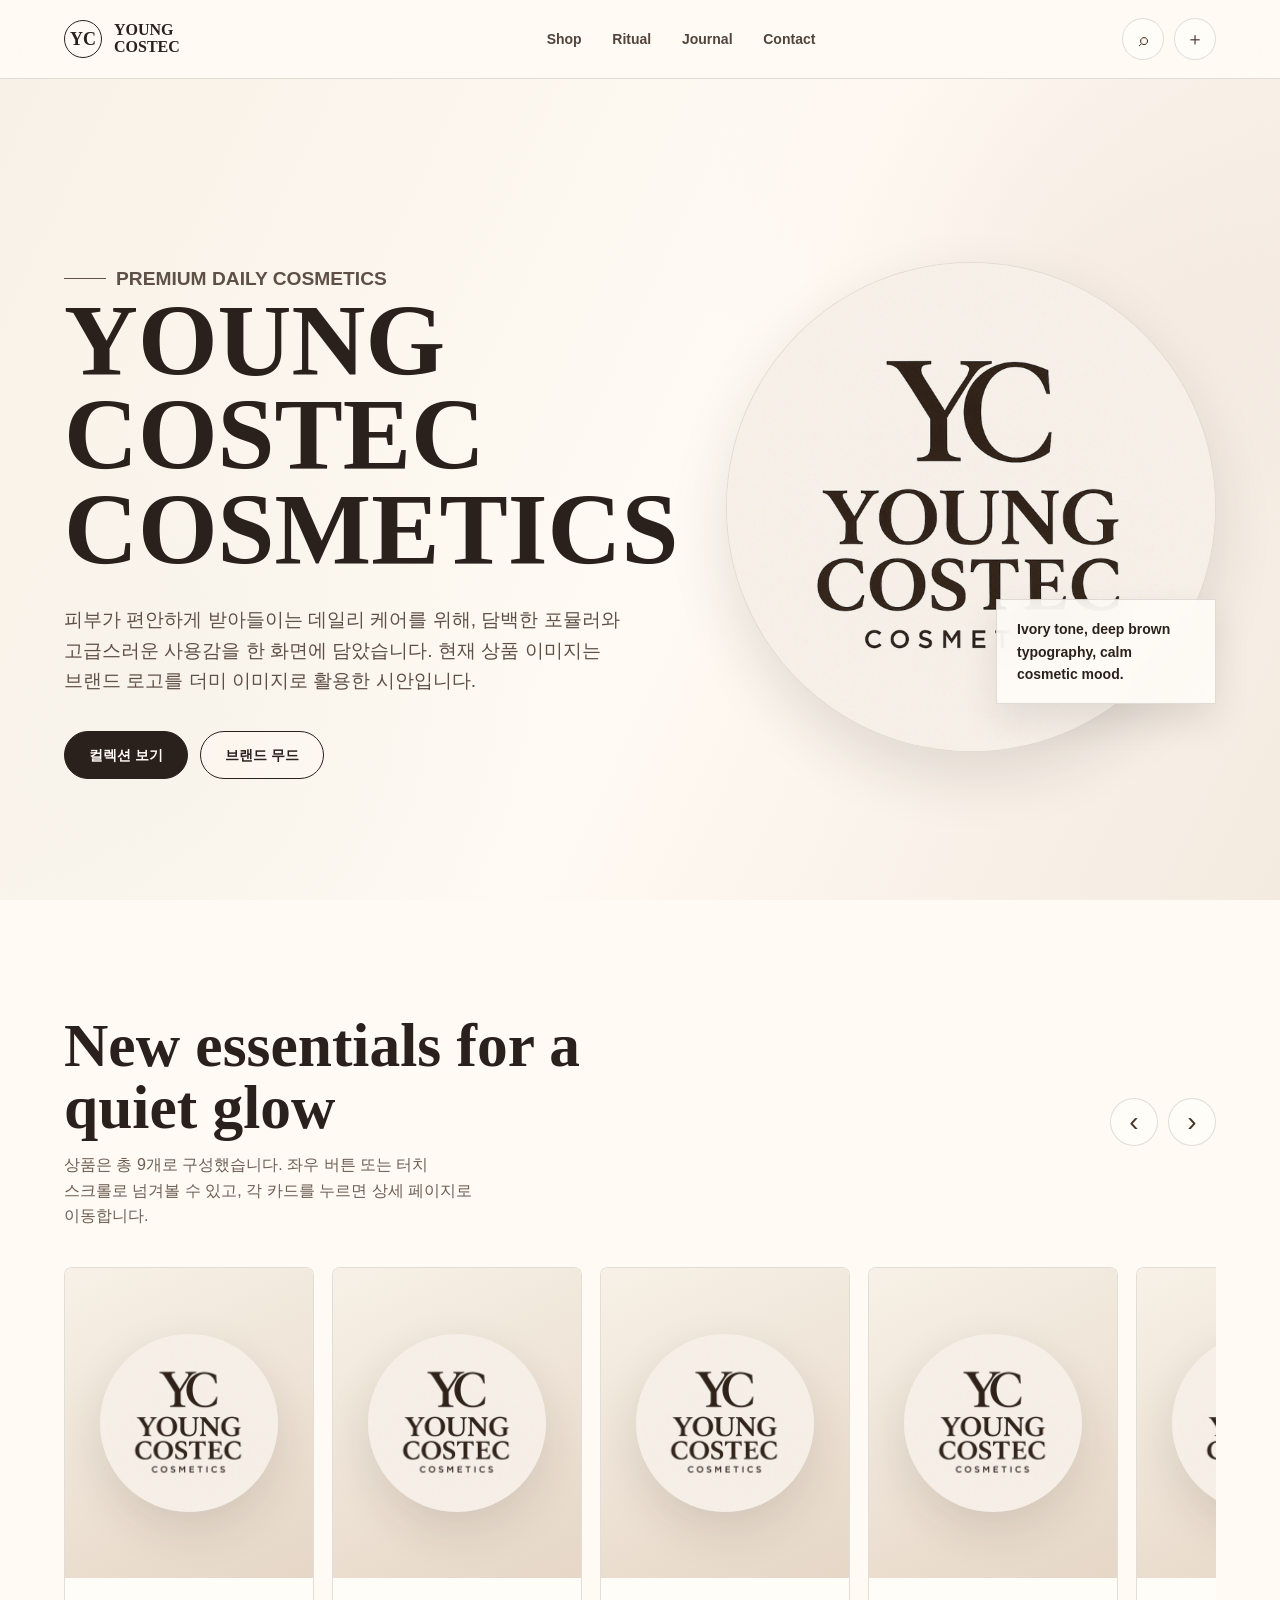
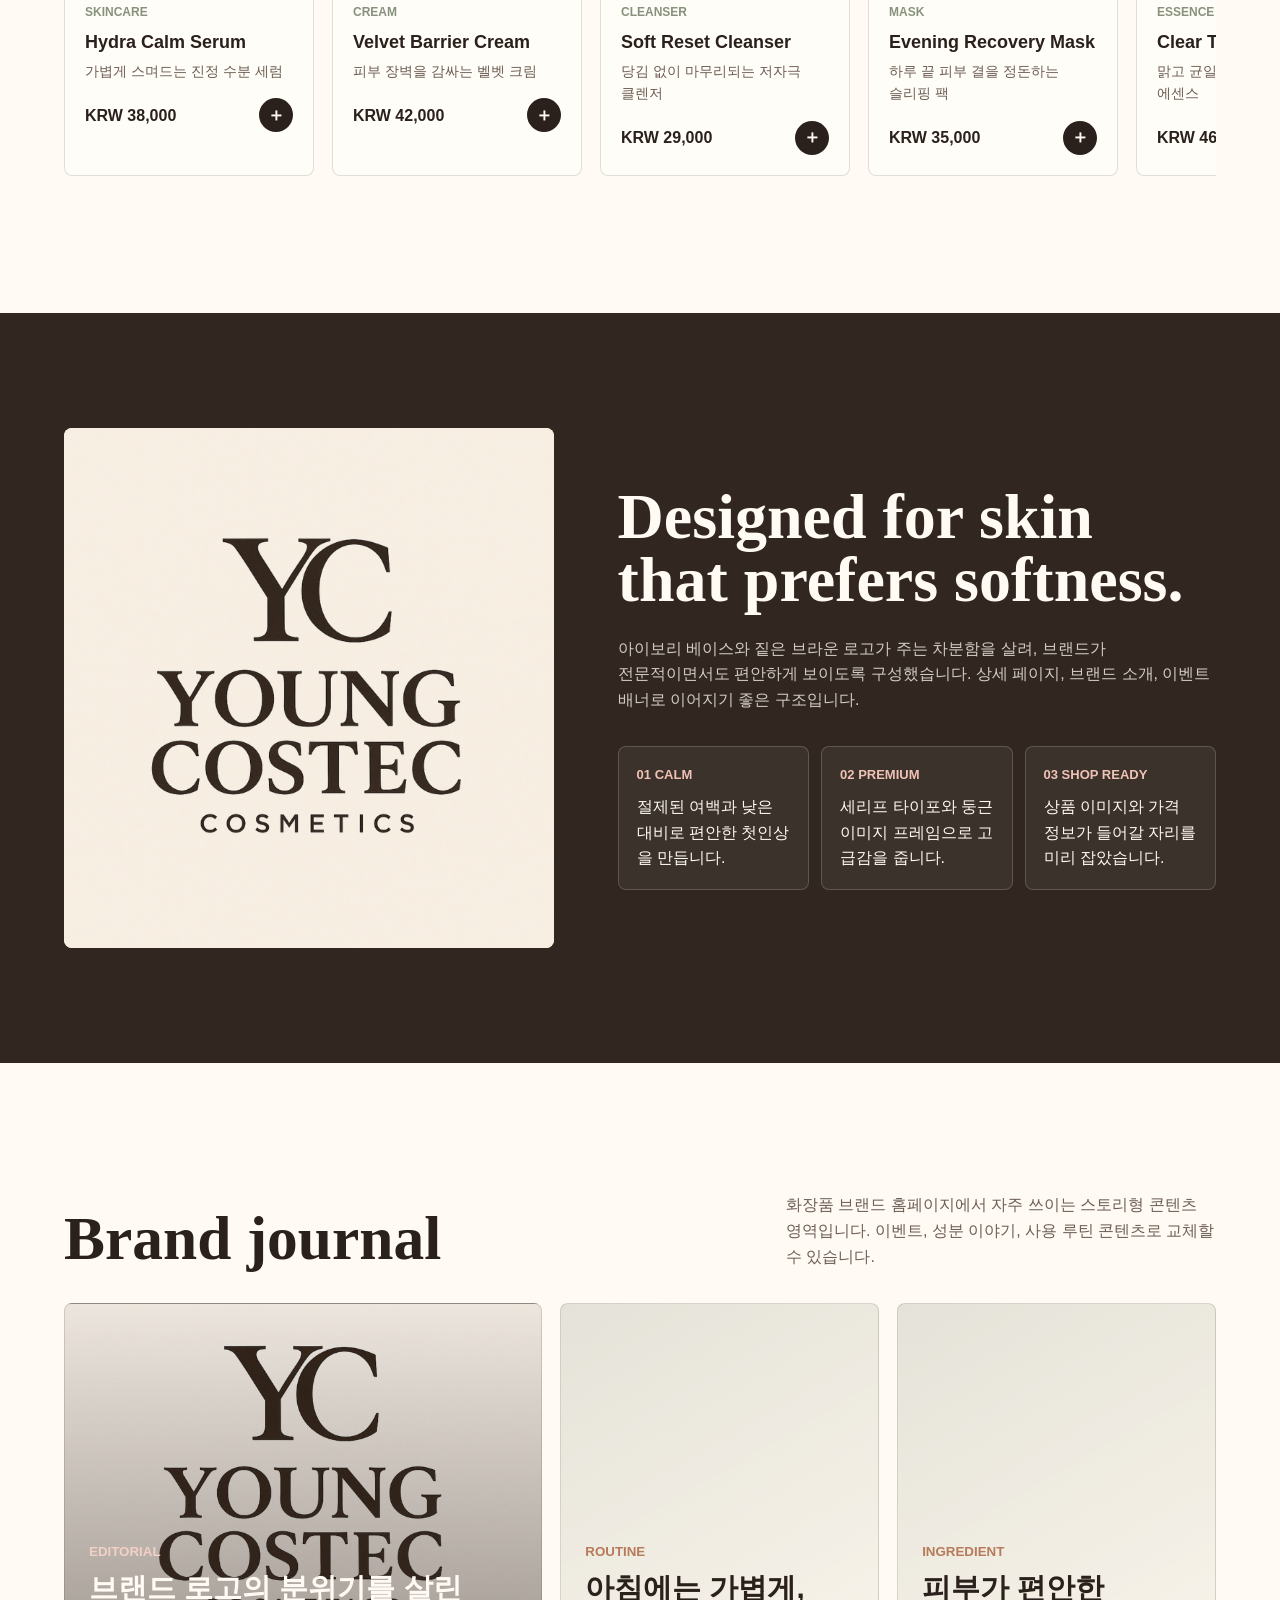
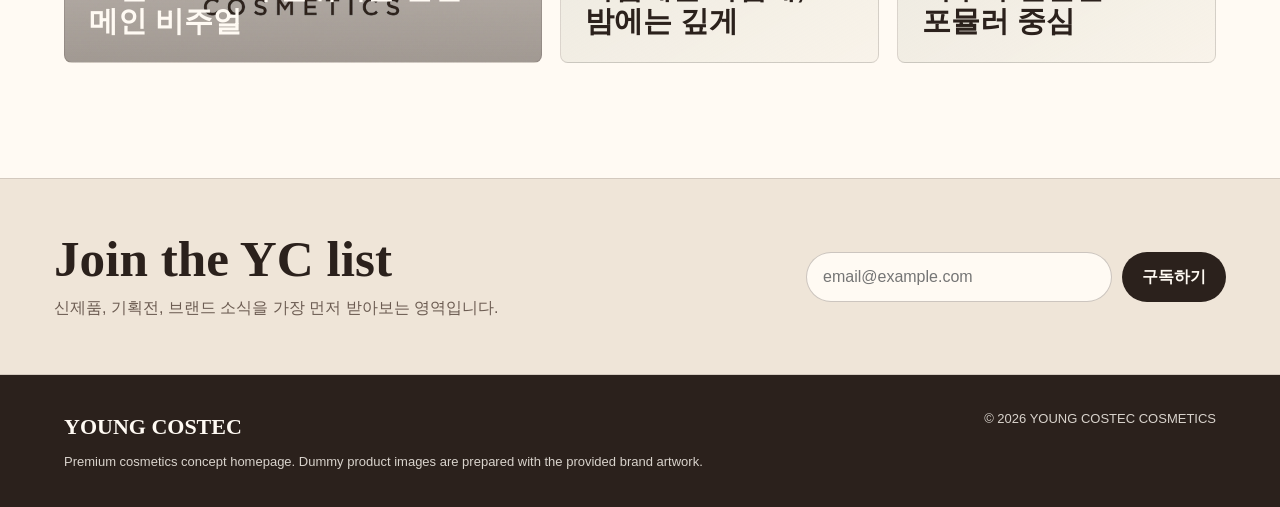
<file: index.html>
<!DOCTYPE html>
<html lang="ko">
<head>
  <meta charset="UTF-8" />
  <meta name="viewport" content="width=device-width, initial-scale=1.0" />
  <title>YOUNG COSTEC COSMETICS</title>
  <meta name="description" content="YOUNG COSTEC COSMETICS premium skincare homepage design" />
  <link rel="stylesheet" href="styles.css" />
</head>
<body>
  <header class="site-header" aria-label="상단 메뉴">
    <a class="brand-mark" href="index.html">
      <span class="brand-seal">YC</span>
      <span class="brand-word"><span>YOUNG</span><span>COSTEC</span></span>
    </a>
    <nav class="nav" aria-label="주요 메뉴">
      <a href="#shop">Shop</a>
      <a href="#ritual">Ritual</a>
      <a href="#journal">Journal</a>
      <a href="#contact">Contact</a>
    </nav>
    <div class="header-actions">
      <button class="icon-button" type="button" aria-label="검색">⌕</button>
      <button class="icon-button" type="button" aria-label="장바구니">＋</button>
      <button class="menu-button" type="button" aria-label="메뉴 열기">☰</button>
    </div>
  </header>

  <main>
    <section class="hero" aria-labelledby="hero-title">
      <div>
        <p class="eyebrow">PREMIUM DAILY COSMETICS</p>
        <h1 id="hero-title">YOUNG COSTEC COSMETICS</h1>
        <p>
          피부가 편안하게 받아들이는 데일리 케어를 위해, 담백한 포뮬러와 고급스러운 사용감을 한 화면에 담았습니다.
          현재 상품 이미지는 브랜드 로고를 더미 이미지로 활용한 시안입니다.
        </p>
        <div class="hero-actions">
          <a class="button primary" href="#shop">컬렉션 보기</a>
          <a class="button secondary" href="#ritual">브랜드 무드</a>
        </div>
      </div>
      <div class="hero-media" aria-label="브랜드 로고 이미지">
        <div class="logo-stage">
          <img src="assets/young-costec-logo.webp" alt="YOUNG COSTEC COSMETICS 로고" />
        </div>
        <div class="floating-label">Ivory tone, deep brown typography, calm cosmetic mood.</div>
      </div>
    </section>

    <section class="section" id="shop">
      <div class="section-heading product-heading">
        <div>
          <h2>New essentials for a quiet glow</h2>
          <p>상품은 총 9개로 구성했습니다. 좌우 버튼 또는 터치 스크롤로 넘겨볼 수 있고, 각 카드를 누르면 상세 페이지로 이동합니다.</p>
        </div>
        <div class="slider-controls" aria-label="상품 슬라이더 조작">
          <button class="slider-button" type="button" data-slider-prev aria-label="이전 상품 보기">‹</button>
          <button class="slider-button" type="button" data-slider-next aria-label="다음 상품 보기">›</button>
        </div>
      </div>

      <div class="product-slider" data-product-slider>
        <a class="product-card" href="product-detail.html?id=hydra-calm-serum">
          <div class="product-image"><img src="assets/young-costec-logo.webp" alt="Hydra Calm Serum 더미 상품 이미지" /></div>
          <div class="product-info">
            <small>SKINCARE</small>
            <h3>Hydra Calm Serum</h3>
            <p>가볍게 스며드는 진정 수분 세럼</p>
            <div class="price-row"><span>KRW 38,000</span><span>＋</span></div>
          </div>
        </a>
        <a class="product-card" href="product-detail.html?id=velvet-barrier-cream">
          <div class="product-image"><img src="assets/young-costec-logo.webp" alt="Velvet Barrier Cream 더미 상품 이미지" /></div>
          <div class="product-info">
            <small>CREAM</small>
            <h3>Velvet Barrier Cream</h3>
            <p>피부 장벽을 감싸는 벨벳 크림</p>
            <div class="price-row"><span>KRW 42,000</span><span>＋</span></div>
          </div>
        </a>
        <a class="product-card" href="product-detail.html?id=soft-reset-cleanser">
          <div class="product-image"><img src="assets/young-costec-logo.webp" alt="Soft Reset Cleanser 더미 상품 이미지" /></div>
          <div class="product-info">
            <small>CLEANSER</small>
            <h3>Soft Reset Cleanser</h3>
            <p>당김 없이 마무리되는 저자극 클렌저</p>
            <div class="price-row"><span>KRW 29,000</span><span>＋</span></div>
          </div>
        </a>
        <a class="product-card" href="product-detail.html?id=evening-recovery-mask">
          <div class="product-image"><img src="assets/young-costec-logo.webp" alt="Evening Recovery Mask 더미 상품 이미지" /></div>
          <div class="product-info">
            <small>MASK</small>
            <h3>Evening Recovery Mask</h3>
            <p>하루 끝 피부 결을 정돈하는 슬리핑 팩</p>
            <div class="price-row"><span>KRW 35,000</span><span>＋</span></div>
          </div>
        </a>
        <a class="product-card" href="product-detail.html?id=clear-tone-essence">
          <div class="product-image"><img src="assets/young-costec-logo.webp" alt="Clear Tone Essence 더미 상품 이미지" /></div>
          <div class="product-info">
            <small>ESSENCE</small>
            <h3>Clear Tone Essence</h3>
            <p>맑고 균일한 피부 톤을 위한 에센스</p>
            <div class="price-row"><span>KRW 46,000</span><span>＋</span></div>
          </div>
        </a>
        <a class="product-card" href="product-detail.html?id=dewy-sun-fluid">
          <div class="product-image"><img src="assets/young-costec-logo.webp" alt="Dewy Sun Fluid 더미 상품 이미지" /></div>
          <div class="product-info">
            <small>SUNCARE</small>
            <h3>Dewy Sun Fluid</h3>
            <p>촉촉하게 마무리되는 데일리 선 플루이드</p>
            <div class="price-row"><span>KRW 31,000</span><span>＋</span></div>
          </div>
        </a>
        <a class="product-card" href="product-detail.html?id=botanical-toner-pad">
          <div class="product-image"><img src="assets/young-costec-logo.webp" alt="Botanical Toner Pad 더미 상품 이미지" /></div>
          <div class="product-info">
            <small>TONER PAD</small>
            <h3>Botanical Toner Pad</h3>
            <p>피부 결을 부드럽게 닦아내는 토너 패드</p>
            <div class="price-row"><span>KRW 27,000</span><span>＋</span></div>
          </div>
        </a>
        <a class="product-card" href="product-detail.html?id=night-repair-ampoule">
          <div class="product-image"><img src="assets/young-costec-logo.webp" alt="Night Repair Ampoule 더미 상품 이미지" /></div>
          <div class="product-info">
            <small>AMPOULE</small>
            <h3>Night Repair Ampoule</h3>
            <p>밤 사이 피부 컨디션을 채우는 앰플</p>
            <div class="price-row"><span>KRW 49,000</span><span>＋</span></div>
          </div>
        </a>
        <a class="product-card" href="product-detail.html?id=comfort-lip-balm">
          <div class="product-image"><img src="assets/young-costec-logo.webp" alt="Comfort Lip Balm 더미 상품 이미지" /></div>
          <div class="product-info">
            <small>LIP CARE</small>
            <h3>Comfort Lip Balm</h3>
            <p>은은한 윤기를 더하는 보습 립 밤</p>
            <div class="price-row"><span>KRW 18,000</span><span>＋</span></div>
          </div>
        </a>
      </div>
    </section>

    <section class="section ritual" id="ritual">
      <div class="ritual-photo">
        <img src="assets/young-costec-logo.webp" alt="YOUNG COSTEC 브랜드 무드 이미지" />
      </div>
      <div class="ritual-copy">
        <h2>Designed for skin that prefers softness.</h2>
        <p>
          아이보리 베이스와 짙은 브라운 로고가 주는 차분함을 살려, 브랜드가 전문적이면서도 편안하게 보이도록 구성했습니다.
          상세 페이지, 브랜드 소개, 이벤트 배너로 이어지기 좋은 구조입니다.
        </p>
        <div class="ritual-list">
          <div><strong>01 CALM</strong>절제된 여백과 낮은 대비로 편안한 첫인상을 만듭니다.</div>
          <div><strong>02 PREMIUM</strong>세리프 타이포와 둥근 이미지 프레임으로 고급감을 줍니다.</div>
          <div><strong>03 SHOP READY</strong>상품 이미지와 가격 정보가 들어갈 자리를 미리 잡았습니다.</div>
        </div>
      </div>
    </section>

    <section class="section" id="journal">
      <div class="section-heading">
        <h2>Brand journal</h2>
        <p>화장품 브랜드 홈페이지에서 자주 쓰이는 스토리형 콘텐츠 영역입니다. 이벤트, 성분 이야기, 사용 루틴 콘텐츠로 교체할 수 있습니다.</p>
      </div>
      <div class="journal-grid">
        <article class="journal-card featured">
          <small>EDITORIAL</small>
          <h3>브랜드 로고의 분위기를 살린 메인 비주얼</h3>
        </article>
        <article class="journal-card">
          <small>ROUTINE</small>
          <h3>아침에는 가볍게, 밤에는 깊게</h3>
        </article>
        <article class="journal-card">
          <small>INGREDIENT</small>
          <h3>피부가 편안한 포뮬러 중심</h3>
        </article>
      </div>
    </section>

    <section class="newsletter" id="contact">
      <div>
        <h2>Join the YC list</h2>
        <p>신제품, 기획전, 브랜드 소식을 가장 먼저 받아보는 영역입니다.</p>
      </div>
      <form class="newsletter-form">
        <input type="email" placeholder="email@example.com" aria-label="이메일 주소" />
        <button type="submit">구독하기</button>
      </form>
    </section>
  </main>

  <footer class="site-footer">
    <div>
      <strong>YOUNG COSTEC</strong>
      <span>Premium cosmetics concept homepage. Dummy product images are prepared with the provided brand artwork.</span>
    </div>
    <div>© 2026 YOUNG COSTEC COSMETICS</div>
  </footer>
  <script src="scripts.js"></script>
</body>
</html>
</file>
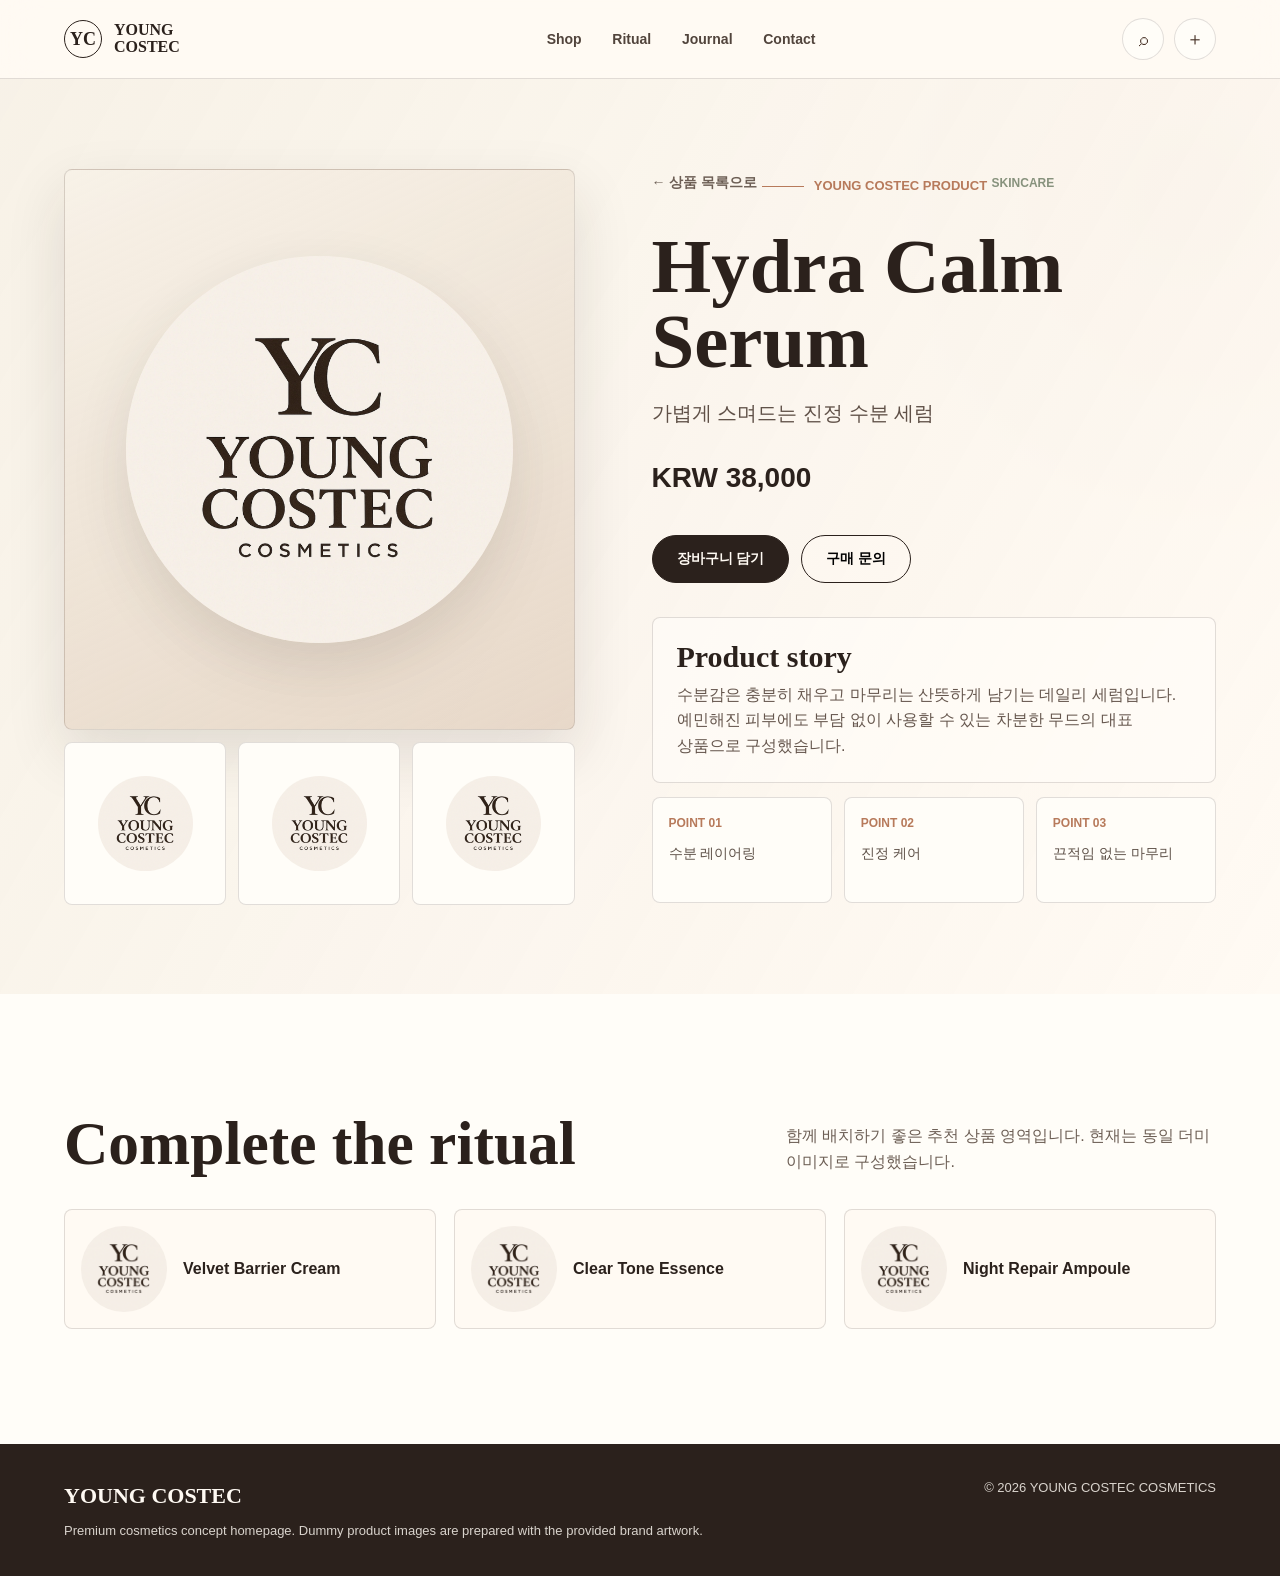
<file: product-detail.html>
<!DOCTYPE html>
<html lang="ko">
<head>
  <meta charset="UTF-8" />
  <meta name="viewport" content="width=device-width, initial-scale=1.0" />
  <title>Product Detail | YOUNG COSTEC COSMETICS</title>
  <meta name="description" content="YOUNG COSTEC COSMETICS product detail page" />
  <link rel="stylesheet" href="styles.css" />
</head>
<body>
  <header class="site-header" aria-label="상단 메뉴">
    <a class="brand-mark" href="index.html">
      <span class="brand-seal">YC</span>
      <span class="brand-word"><span>YOUNG</span><span>COSTEC</span></span>
    </a>
    <nav class="nav" aria-label="주요 메뉴">
      <a href="index.html#shop">Shop</a>
      <a href="index.html#ritual">Ritual</a>
      <a href="index.html#journal">Journal</a>
      <a href="index.html#contact">Contact</a>
    </nav>
    <div class="header-actions">
      <button class="icon-button" type="button" aria-label="검색">⌕</button>
      <button class="icon-button" type="button" aria-label="장바구니">＋</button>
      <button class="menu-button" type="button" aria-label="메뉴 열기">☰</button>
    </div>
  </header>

  <main>
    <section class="detail-hero" data-product-detail>
      <div class="detail-gallery">
        <div class="detail-image">
          <img src="assets/young-costec-logo.webp" alt="상품 상세 더미 이미지" data-detail-image />
        </div>
        <div class="detail-thumbs" aria-label="상품 이미지 미리보기">
          <button type="button" aria-label="이미지 1"><img src="assets/young-costec-logo.webp" alt="" /></button>
          <button type="button" aria-label="이미지 2"><img src="assets/young-costec-logo.webp" alt="" /></button>
          <button type="button" aria-label="이미지 3"><img src="assets/young-costec-logo.webp" alt="" /></button>
        </div>
      </div>

      <div class="detail-copy">
        <a class="back-link" href="index.html#shop">← 상품 목록으로</a>
        <p class="eyebrow">YOUNG COSTEC PRODUCT</p>
        <small class="detail-category" data-detail-category>SKINCARE</small>
        <h1 data-detail-name>Hydra Calm Serum</h1>
        <p class="detail-summary" data-detail-summary>가볍게 스며드는 진정 수분 세럼</p>
        <div class="detail-price" data-detail-price>KRW 38,000</div>
        <div class="detail-actions">
          <button class="button primary" type="button">장바구니 담기</button>
          <button class="button secondary" type="button">구매 문의</button>
        </div>
        <div class="detail-panel">
          <h2>Product story</h2>
          <p data-detail-story>
            YOUNG COSTEC의 차분한 브랜드 무드를 담은 데일리 스킨케어 제품입니다.
            실제 제품 사진과 성분 정보가 준비되면 이 영역을 상세 설명으로 교체할 수 있습니다.
          </p>
        </div>
        <div class="detail-points" data-detail-points></div>
      </div>
    </section>

    <section class="section related-section">
      <div class="section-heading">
        <h2>Complete the ritual</h2>
        <p>함께 배치하기 좋은 추천 상품 영역입니다. 현재는 동일 더미 이미지로 구성했습니다.</p>
      </div>
      <div class="related-grid">
        <a class="mini-product" href="product-detail.html?id=velvet-barrier-cream">
          <img src="assets/young-costec-logo.webp" alt="Velvet Barrier Cream 더미 상품 이미지" />
          <span>Velvet Barrier Cream</span>
        </a>
        <a class="mini-product" href="product-detail.html?id=clear-tone-essence">
          <img src="assets/young-costec-logo.webp" alt="Clear Tone Essence 더미 상품 이미지" />
          <span>Clear Tone Essence</span>
        </a>
        <a class="mini-product" href="product-detail.html?id=night-repair-ampoule">
          <img src="assets/young-costec-logo.webp" alt="Night Repair Ampoule 더미 상품 이미지" />
          <span>Night Repair Ampoule</span>
        </a>
      </div>
    </section>
  </main>

  <footer class="site-footer">
    <div>
      <strong>YOUNG COSTEC</strong>
      <span>Premium cosmetics concept homepage. Dummy product images are prepared with the provided brand artwork.</span>
    </div>
    <div>© 2026 YOUNG COSTEC COSMETICS</div>
  </footer>
  <script src="scripts.js"></script>
</body>
</html>
</file>
<file: styles.css>
:root {
  --ivory: #f7f1e7;
  --warm-white: #fffaf3;
  --ink: #2b211c;
  --brown: #4a352a;
  --taupe: #8b7768;
  --sage: #87927d;
  --rose: #c89b8e;
  --clay: #b77a5b;
  --line: rgba(43, 33, 28, 0.14);
  --shadow: 0 24px 60px rgba(43, 33, 28, 0.12);
}

* {
  box-sizing: border-box;
}

html {
  scroll-behavior: smooth;
}

body {
  margin: 0;
  color: var(--ink);
  background: var(--warm-white);
  font-family: "Pretendard", "Noto Sans KR", "Apple SD Gothic Neo", Arial, sans-serif;
  line-height: 1.6;
}

a {
  color: inherit;
  text-decoration: none;
}

button,
input {
  font: inherit;
}

img {
  display: block;
  max-width: 100%;
}

.site-header {
  position: sticky;
  top: 0;
  z-index: 20;
  display: flex;
  align-items: center;
  justify-content: space-between;
  gap: 24px;
  padding: 18px clamp(20px, 5vw, 72px);
  border-bottom: 1px solid var(--line);
  background: rgba(255, 250, 243, 0.86);
  backdrop-filter: blur(18px);
}

.brand-mark {
  display: flex;
  align-items: center;
  gap: 12px;
  min-width: 176px;
  font-family: Georgia, "Times New Roman", serif;
  font-weight: 700;
  letter-spacing: 0;
}

.brand-seal {
  display: grid;
  width: 38px;
  height: 38px;
  place-items: center;
  border: 1px solid var(--ink);
  border-radius: 50%;
  font-size: 18px;
}

.brand-word {
  display: flex;
  flex-direction: column;
  font-size: 16px;
  line-height: 1.05;
}

.nav {
  display: flex;
  align-items: center;
  gap: clamp(14px, 2.4vw, 34px);
  color: #51443c;
  font-size: 14px;
  font-weight: 600;
}

.header-actions {
  display: flex;
  align-items: center;
  gap: 10px;
}

.icon-button,
.menu-button,
.slider-button {
  display: grid;
  width: 42px;
  height: 42px;
  place-items: center;
  border: 1px solid var(--line);
  border-radius: 50%;
  background: #fffdf8;
  color: var(--brown);
  font-size: 18px;
  cursor: pointer;
}

.menu-button {
  display: none;
}

.hero {
  min-height: calc(100vh - 79px);
  display: grid;
  grid-template-columns: minmax(0, 1fr) minmax(320px, 0.82fr);
  align-items: center;
  gap: clamp(34px, 5vw, 80px);
  padding: clamp(48px, 7vw, 96px) clamp(20px, 5vw, 72px) 54px;
  background:
    linear-gradient(115deg, rgba(247, 241, 231, 0.96) 0%, rgba(255, 250, 243, 0.82) 54%, rgba(232, 218, 205, 0.5) 100%),
    radial-gradient(circle at 84% 22%, rgba(200, 155, 142, 0.28), transparent 30%),
    radial-gradient(circle at 14% 82%, rgba(135, 146, 125, 0.22), transparent 28%);
  overflow: hidden;
}

.eyebrow {
  display: inline-flex;
  align-items: center;
  gap: 10px;
  margin: 0 0 22px;
  color: var(--clay);
  font-size: 13px;
  font-weight: 800;
}

.eyebrow::before {
  content: "";
  width: 42px;
  height: 1px;
  background: currentColor;
}

.hero h1 {
  max-width: 760px;
  margin: 0;
  font-family: Georgia, "Times New Roman", serif;
  font-size: clamp(52px, 8vw, 118px);
  line-height: 0.92;
  font-weight: 700;
  letter-spacing: 0;
}

.hero p {
  max-width: 590px;
  margin: 28px 0 0;
  color: #5f5047;
  font-size: clamp(16px, 1.5vw, 20px);
  word-break: keep-all;
}

.hero-actions,
.detail-actions {
  display: flex;
  flex-wrap: wrap;
  gap: 12px;
  margin-top: 34px;
}

.button {
  display: inline-flex;
  align-items: center;
  justify-content: center;
  min-height: 48px;
  padding: 0 24px;
  border: 1px solid var(--ink);
  border-radius: 999px;
  font-size: 14px;
  font-weight: 800;
  cursor: pointer;
}

.button.primary {
  background: var(--ink);
  color: var(--warm-white);
}

.button.secondary {
  background: rgba(255, 250, 243, 0.5);
}

.hero-media {
  position: relative;
  display: grid;
  place-items: center;
  min-height: 460px;
}

.logo-stage {
  position: relative;
  width: min(100%, 520px);
  aspect-ratio: 1 / 1;
  overflow: hidden;
  border: 1px solid rgba(43, 33, 28, 0.1);
  border-radius: 50%;
  background: var(--ivory);
  box-shadow: var(--shadow);
}

.logo-stage img {
  width: 100%;
  height: 100%;
  object-fit: cover;
  transform: scale(1.04);
}

.floating-label {
  position: absolute;
  right: 0;
  bottom: 48px;
  max-width: 220px;
  padding: 18px 20px;
  border: 1px solid var(--line);
  background: rgba(255, 253, 248, 0.86);
  box-shadow: 0 16px 36px rgba(43, 33, 28, 0.1);
  backdrop-filter: blur(16px);
  font-size: 14px;
  font-weight: 700;
}

.section {
  padding: clamp(70px, 9vw, 116px) clamp(20px, 5vw, 72px);
}

.section-heading {
  display: flex;
  align-items: end;
  justify-content: space-between;
  gap: 28px;
  margin-bottom: 34px;
}

.section-heading h2 {
  max-width: 620px;
  margin: 0;
  font-family: Georgia, "Times New Roman", serif;
  font-size: clamp(34px, 4.8vw, 68px);
  line-height: 1;
  letter-spacing: 0;
}

.section-heading p {
  max-width: 430px;
  margin: 14px 0 0;
  color: #6d5f55;
  word-break: keep-all;
}

.product-heading {
  align-items: center;
}

.slider-controls {
  display: flex;
  gap: 10px;
  flex: 0 0 auto;
}

.slider-button {
  width: 48px;
  height: 48px;
  font-size: 28px;
  transition: background 160ms ease, color 160ms ease, transform 160ms ease;
}

.slider-button:hover {
  background: var(--ink);
  color: var(--warm-white);
  transform: translateY(-2px);
}

.product-slider {
  display: grid;
  grid-auto-columns: minmax(250px, 23vw);
  grid-auto-flow: column;
  gap: 18px;
  overflow-x: auto;
  padding: 4px 2px 22px;
  scroll-behavior: smooth;
  scroll-snap-type: x mandatory;
  scrollbar-color: var(--taupe) rgba(43, 33, 28, 0.08);
}

.product-card {
  min-width: 0;
  overflow: hidden;
  border: 1px solid var(--line);
  border-radius: 8px;
  background: #fffdf8;
  scroll-snap-align: start;
  transition: transform 180ms ease, box-shadow 180ms ease;
}

.product-card:hover {
  transform: translateY(-4px);
  box-shadow: 0 18px 40px rgba(43, 33, 28, 0.12);
}

.product-image {
  display: grid;
  aspect-ratio: 4 / 5;
  place-items: center;
  background:
    linear-gradient(155deg, rgba(247, 241, 231, 0.95), rgba(219, 198, 178, 0.62)),
    var(--ivory);
}

.product-image img {
  width: 72%;
  border-radius: 50%;
  box-shadow: 0 18px 46px rgba(43, 33, 28, 0.12);
}

.product-info {
  padding: 20px;
}

.product-info small,
.detail-category {
  color: var(--sage);
  font-size: 12px;
  font-weight: 900;
}

.product-info h3 {
  margin: 8px 0 6px;
  font-size: 18px;
  line-height: 1.25;
}

.product-info p {
  margin: 0 0 16px;
  color: #6c5c52;
  font-size: 14px;
  word-break: keep-all;
}

.price-row {
  display: flex;
  align-items: center;
  justify-content: space-between;
  gap: 12px;
  font-weight: 900;
}

.price-row span:last-child {
  display: grid;
  width: 34px;
  height: 34px;
  place-items: center;
  border-radius: 50%;
  background: var(--ink);
  color: var(--warm-white);
  font-size: 18px;
}

.ritual {
  display: grid;
  grid-template-columns: 0.9fr 1.1fr;
  gap: clamp(28px, 5vw, 70px);
  align-items: center;
  background: #312720;
  color: var(--warm-white);
}

.ritual-photo {
  min-height: 520px;
  overflow: hidden;
  border-radius: 8px;
  background: var(--ivory);
}

.ritual-photo img {
  width: 100%;
  height: 100%;
  min-height: 520px;
  object-fit: cover;
  filter: sepia(0.08) contrast(0.96);
}

.ritual-copy h2 {
  margin: 0;
  font-family: Georgia, "Times New Roman", serif;
  font-size: clamp(36px, 5vw, 72px);
  line-height: 0.98;
  letter-spacing: 0;
}

.ritual-copy p {
  max-width: 620px;
  margin: 24px 0 0;
  color: rgba(255, 250, 243, 0.78);
  word-break: keep-all;
}

.ritual-list {
  display: grid;
  grid-template-columns: repeat(3, minmax(0, 1fr));
  gap: 12px;
  margin-top: 34px;
}

.ritual-list div {
  min-height: 116px;
  padding: 18px;
  border: 1px solid rgba(255, 250, 243, 0.18);
  border-radius: 8px;
  background: rgba(255, 250, 243, 0.05);
}

.ritual-list strong {
  display: block;
  margin-bottom: 8px;
  color: #f0c2b5;
  font-size: 13px;
}

.journal-grid {
  display: grid;
  grid-template-columns: 1.2fr 0.8fr 0.8fr;
  gap: 18px;
}

.journal-card {
  min-height: 260px;
  display: flex;
  flex-direction: column;
  justify-content: end;
  padding: 24px;
  border-radius: 8px;
  background: linear-gradient(150deg, rgba(135, 146, 125, 0.22), rgba(247, 241, 231, 0.8));
  border: 1px solid var(--line);
}

.journal-card.featured {
  min-height: 360px;
  background:
    linear-gradient(180deg, rgba(43, 33, 28, 0.05), rgba(43, 33, 28, 0.42)),
    url("assets/young-costec-logo.webp") center / cover;
  color: var(--warm-white);
}

.journal-card small {
  font-weight: 900;
  color: var(--clay);
}

.journal-card.featured small {
  color: #f3d0c6;
}

.journal-card h3 {
  margin: 10px 0 0;
  font-size: clamp(20px, 2.3vw, 34px);
  line-height: 1.12;
  word-break: keep-all;
}

.newsletter {
  display: grid;
  grid-template-columns: minmax(0, 1fr) minmax(280px, 420px);
  gap: 24px;
  align-items: center;
  padding: clamp(34px, 5vw, 54px);
  border-top: 1px solid var(--line);
  border-bottom: 1px solid var(--line);
  background: #efe5d8;
}

.newsletter h2 {
  margin: 0 0 10px;
  font-family: Georgia, "Times New Roman", serif;
  font-size: clamp(30px, 4vw, 54px);
  line-height: 1;
}

.newsletter p {
  margin: 0;
  color: #6c5c52;
  word-break: keep-all;
}

.newsletter-form {
  display: flex;
  gap: 10px;
}

.newsletter-form input {
  min-width: 0;
  flex: 1;
  height: 50px;
  padding: 0 16px;
  border: 1px solid rgba(43, 33, 28, 0.24);
  border-radius: 999px;
  background: var(--warm-white);
  color: var(--ink);
}

.newsletter-form button {
  height: 50px;
  padding: 0 20px;
  border: 0;
  border-radius: 999px;
  background: var(--ink);
  color: var(--warm-white);
  font-weight: 900;
  cursor: pointer;
  white-space: nowrap;
}

.detail-hero {
  display: grid;
  grid-template-columns: minmax(320px, 0.95fr) minmax(0, 1.05fr);
  gap: clamp(32px, 6vw, 86px);
  align-items: start;
  padding: clamp(48px, 7vw, 90px) clamp(20px, 5vw, 72px);
  background:
    linear-gradient(120deg, rgba(247, 241, 231, 0.96), rgba(255, 250, 243, 0.82)),
    radial-gradient(circle at 92% 12%, rgba(200, 155, 142, 0.25), transparent 28%);
}

.detail-gallery {
  position: sticky;
  top: 108px;
}

.detail-image {
  display: grid;
  aspect-ratio: 1 / 1.1;
  place-items: center;
  overflow: hidden;
  border: 1px solid var(--line);
  border-radius: 8px;
  background: linear-gradient(155deg, rgba(247, 241, 231, 0.95), rgba(219, 198, 178, 0.62));
  box-shadow: var(--shadow);
}

.detail-image img {
  width: min(76%, 520px);
  border-radius: 50%;
  box-shadow: 0 24px 58px rgba(43, 33, 28, 0.12);
}

.detail-thumbs {
  display: grid;
  grid-template-columns: repeat(3, 1fr);
  gap: 12px;
  margin-top: 12px;
}

.detail-thumbs button {
  display: grid;
  aspect-ratio: 1 / 1;
  place-items: center;
  border: 1px solid var(--line);
  border-radius: 8px;
  background: #fffdf8;
  cursor: pointer;
}

.detail-thumbs img {
  width: 64%;
  border-radius: 50%;
}

.back-link {
  display: inline-flex;
  margin-bottom: 24px;
  color: #6d5f55;
  font-size: 14px;
  font-weight: 800;
}

.detail-copy h1 {
  max-width: 760px;
  margin: 10px 0 18px;
  font-family: Georgia, "Times New Roman", serif;
  font-size: clamp(42px, 6vw, 82px);
  line-height: 0.98;
  letter-spacing: 0;
}

.detail-summary {
  max-width: 560px;
  margin: 0;
  color: #5f5047;
  font-size: clamp(17px, 1.6vw, 21px);
  word-break: keep-all;
}

.detail-price {
  margin-top: 26px;
  font-size: 28px;
  font-weight: 900;
}

.detail-panel {
  margin-top: 34px;
  padding: 24px;
  border: 1px solid var(--line);
  border-radius: 8px;
  background: rgba(255, 253, 248, 0.68);
}

.detail-panel h2 {
  margin: 0 0 10px;
  font-family: Georgia, "Times New Roman", serif;
  font-size: 30px;
  line-height: 1;
}

.detail-panel p {
  margin: 0;
  color: #66574e;
  word-break: keep-all;
}

.detail-points {
  display: grid;
  grid-template-columns: repeat(3, minmax(0, 1fr));
  gap: 12px;
  margin-top: 14px;
}

.detail-point {
  min-height: 106px;
  padding: 16px;
  border: 1px solid var(--line);
  border-radius: 8px;
  background: #fffdf8;
  color: #5e5148;
  font-size: 14px;
}

.detail-point strong {
  display: block;
  margin-bottom: 8px;
  color: var(--clay);
  font-size: 12px;
}

.related-section {
  background: #fffdf8;
}

.related-grid {
  display: grid;
  grid-template-columns: repeat(3, minmax(0, 1fr));
  gap: 18px;
}

.mini-product {
  display: grid;
  grid-template-columns: 86px 1fr;
  gap: 16px;
  align-items: center;
  padding: 16px;
  border: 1px solid var(--line);
  border-radius: 8px;
  background: var(--warm-white);
  font-weight: 900;
}

.mini-product img {
  width: 86px;
  height: 86px;
  border-radius: 50%;
  object-fit: cover;
}

.site-footer {
  display: grid;
  grid-template-columns: 1fr auto;
  gap: 24px;
  padding: 34px clamp(20px, 5vw, 72px);
  background: var(--ink);
  color: rgba(255, 250, 243, 0.82);
  font-size: 13px;
}

.site-footer strong {
  display: block;
  margin-bottom: 8px;
  color: var(--warm-white);
  font-family: Georgia, "Times New Roman", serif;
  font-size: 22px;
  letter-spacing: 0;
}

@media (max-width: 1040px) {
  .hero,
  .ritual,
  .newsletter,
  .detail-hero {
    grid-template-columns: 1fr;
  }

  .hero-media {
    min-height: auto;
  }

  .product-slider {
    grid-auto-columns: minmax(240px, 40vw);
  }

  .journal-grid {
    grid-template-columns: 1fr 1fr;
  }

  .journal-card.featured {
    grid-column: span 2;
  }

  .detail-gallery {
    position: static;
  }
}

@media (max-width: 760px) {
  .site-header {
    padding: 14px 18px;
  }

  .nav,
  .header-actions .icon-button {
    display: none;
  }

  .menu-button {
    display: grid;
  }

  .hero {
    min-height: auto;
    padding-top: 44px;
  }

  .hero h1 {
    font-size: clamp(44px, 17vw, 72px);
  }

  .floating-label {
    position: static;
    width: 100%;
    max-width: none;
    margin-top: 16px;
  }

  .section-heading {
    display: block;
  }

  .slider-controls {
    margin-top: 18px;
  }

  .product-slider {
    grid-auto-columns: minmax(230px, 82vw);
  }

  .ritual-list,
  .journal-grid,
  .detail-points,
  .related-grid {
    grid-template-columns: 1fr;
  }

  .journal-card.featured {
    grid-column: auto;
  }

  .newsletter-form {
    flex-direction: column;
  }

  .newsletter-form button {
    width: 100%;
  }

  .site-footer {
    grid-template-columns: 1fr;
  }
}
</file>
